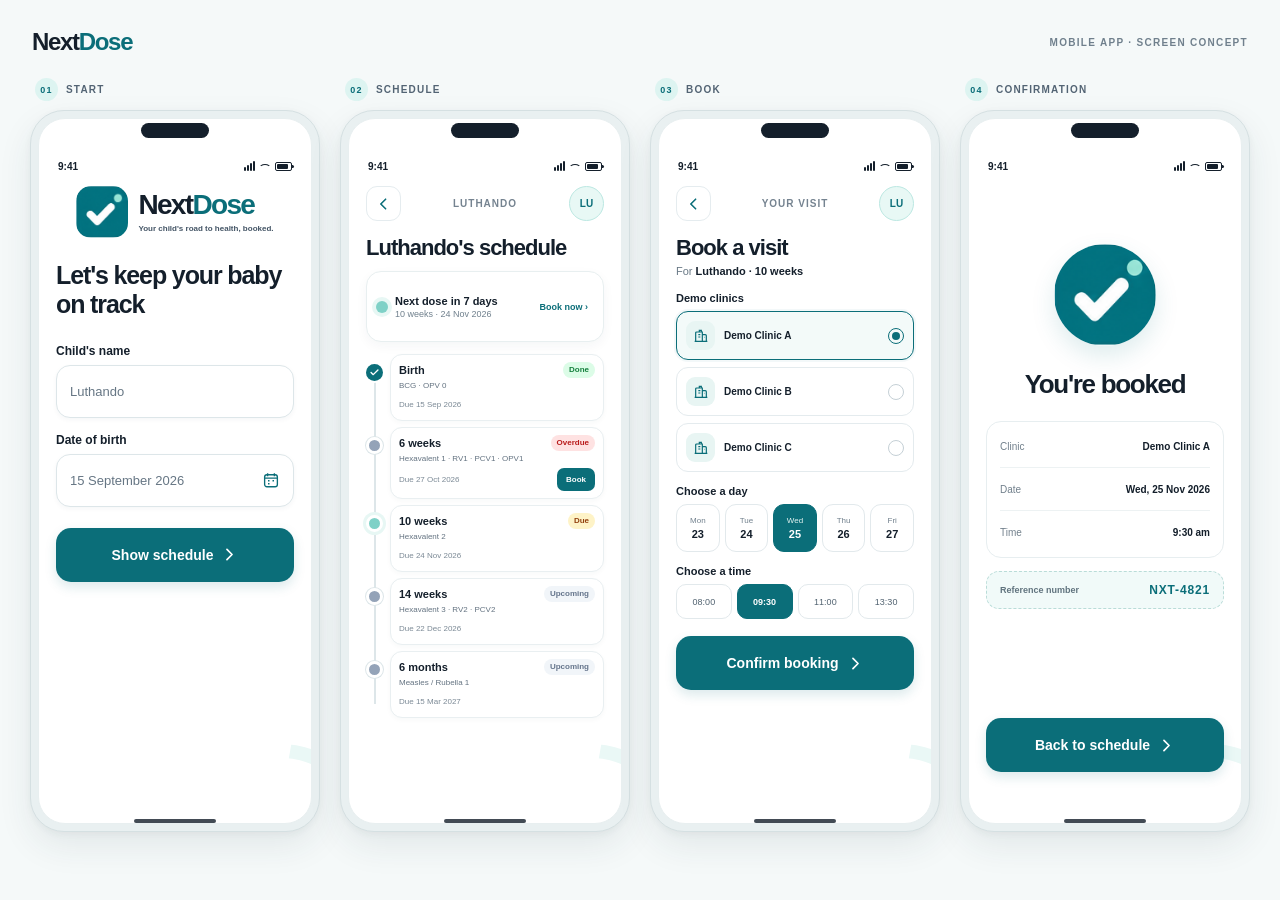
<file: design-mockup.html>
<!doctype html>
<html lang="en">
<head>
  <meta charset="utf-8">
  <meta name="viewport" content="width=device-width, initial-scale=1">
  <title>NextDose — mobile screens</title>
  <style>
    :root {
      color-scheme: light;
      font-family: Inter, "Segoe UI", Arial, sans-serif;
      color: #141F2B;
      background: #F5F9F9;
      font-synthesis: none;
      text-rendering: optimizeLegibility;
      -webkit-font-smoothing: antialiased;
      --teal: #0B6E79;
      --mint: #7FD1C7;
      --navy: #141F2B;
      --white: #FFFFFF;
      --off-white: #F5F9F9;
      --green: #22C55E;
      --amber: #F59E0B;
      --red: #EF4444;
      --grey: #94A3B8;
      --line: #E5ECEF;
    }
    * { box-sizing: border-box; }
    body { min-width: 320px; margin: 0; background: var(--off-white); }
    button { font: inherit; }
    .page { width: min(1540px, 100%); margin: 0 auto; padding: 28px 30px 38px; }
    .page-heading { display: flex; align-items: center; justify-content: space-between; margin: 0 2px 22px; }
    .wordmark { color: var(--navy); font-family: Montserrat, Inter, "Segoe UI", sans-serif; font-size: 24px; font-weight: 850; letter-spacing: -.055em; }
    .wordmark span { color: var(--teal); }
    .page-tag { color: #70808D; font-size: 10px; font-weight: 750; letter-spacing: .13em; text-transform: uppercase; }
    .screens { display: grid; grid-template-columns: repeat(4, minmax(0, 1fr)); gap: 20px; align-items: start; }
    .screen-column { min-width: 0; }
    .screen-label { display: flex; align-items: center; gap: 8px; margin: 0 0 9px 5px; color: #536474; font-size: 10px; font-weight: 800; letter-spacing: .12em; text-transform: uppercase; }
    .screen-label span { display: grid; width: 23px; height: 23px; place-items: center; border-radius: 50%; background: #DDF4F1; color: var(--teal); font-size: 9px; }
    .phone { position: relative; width: 100%; max-width: 370px; min-height: 700px; margin: 0 auto; padding: 7px; border: 1px solid #D5E0E2; border-radius: 34px; background: #E9F0F1; box-shadow: 0 14px 34px #21374516, 0 2px 7px #2137450c; }
    .phone::before { position: absolute; z-index: 3; top: 12px; left: 50%; width: 68px; height: 15px; border-radius: 99px; background: var(--navy); content: ""; transform: translateX(-50%); }
    .screen { position: relative; min-height: 684px; overflow: hidden; border: 1px solid #E8EFF0; border-radius: 27px; background: var(--white); }
    .screen::after { position: absolute; z-index: 0; right: -54px; bottom: -96px; width: 180px; height: 140px; border: 14px solid #EAF8F6; border-left-color: transparent; border-top-color: transparent; border-radius: 50%; content: ""; transform: rotate(-35deg); pointer-events: none; }
    .screen-inner { position: relative; z-index: 1; min-height: 682px; padding: 39px 17px 20px; }
    .statusbar { display: flex; align-items: center; justify-content: space-between; height: 16px; margin: 0 2px 12px; color: var(--navy); font-size: 10px; font-weight: 750; }
    .status-icons { display: flex; align-items: center; gap: 4px; }
    .signal { display: flex; height: 10px; align-items: end; gap: 1px; }
    .signal i { display: block; width: 2px; border-radius: 2px; background: currentColor; }
    .signal i:nth-child(1) { height: 4px; }.signal i:nth-child(2) { height: 6px; }.signal i:nth-child(3) { height: 8px; }.signal i:nth-child(4) { height: 10px; }
    .wifi { width: 12px; height: 8px; border: 1.5px solid currentColor; border-color: currentColor transparent transparent; border-radius: 50% 50% 0 0; transform: translateY(2px); }
    .battery { position: relative; width: 17px; height: 9px; border: 1px solid currentColor; border-radius: 2px; }
    .battery::before { position: absolute; inset: 1px 3px 1px 1px; border-radius: 1px; background: currentColor; content: ""; }
    .battery::after { position: absolute; top: 2px; right: -3px; width: 2px; height: 3px; border-radius: 0 2px 2px 0; background: currentColor; content: ""; }
    .brand { display: flex; align-items: center; justify-content: center; gap: 10px; margin: 5px 0 23px; }
    .app-icon { display: block; width: 52px; height: 52px; flex: 0 0 auto; border-radius: 15px; object-fit: cover; }
    .brand-text { min-width: 0; }
    .brand-name { display: block; color: var(--navy); font-family: Montserrat, Inter, "Segoe UI", sans-serif; font-size: 28px; font-weight: 850; letter-spacing: -.06em; line-height: 1; }
    .brand-name span { color: var(--teal); }
    .tagline { display: block; margin-top: 5px; color: #425364; font-size: 8px; font-weight: 650; white-space: nowrap; }
    .welcome { margin: 0 0 7px; color: var(--navy); font-family: Montserrat, Inter, "Segoe UI", sans-serif; font-size: 25px; font-weight: 800; line-height: 1.15; letter-spacing: -.045em; }
    .form { display: grid; gap: 15px; margin-top: 25px; }
    .field label { display: block; margin: 0 0 7px; color: var(--navy); font-size: 12px; font-weight: 750; }
    .input { display: flex; min-height: 53px; align-items: center; justify-content: space-between; gap: 8px; padding: 0 13px; border: 1px solid #DDE6E9; border-radius: 14px; background: var(--white); color: #465868; font-size: 13px; box-shadow: 0 2px 5px #1D36450A; }
    .placeholder { color: #667684; }
    .calendar { width: 18px; height: 18px; color: var(--teal); }
    .button { display: flex; width: 100%; min-height: 54px; align-items: center; justify-content: center; gap: 8px; border: 0; border-radius: 15px; background: var(--teal); color: var(--white); font-family: Montserrat, Inter, "Segoe UI", sans-serif; font-size: 14px; font-weight: 800; box-shadow: 0 5px 12px #0B6E7926; }
    .arrow { width: 17px; height: 17px; }
    .form .button { margin-top: 6px; }
    .topline { display: flex; align-items: center; justify-content: space-between; gap: 9px; margin: 2px 0 14px; }
    .back { display: grid; width: 35px; height: 35px; flex: 0 0 auto; place-items: center; border: 1px solid var(--line); border-radius: 11px; background: var(--white); color: var(--teal); }
    .back svg { width: 16px; height: 16px; }
    .caption { flex: 1; color: #758390; font-size: 10px; font-weight: 800; letter-spacing: .1em; text-align: center; }
    .avatar { display: grid; width: 35px; height: 35px; flex: 0 0 auto; place-items: center; border: 1px solid #BCE8E2; border-radius: 50%; background: #E8F8F5; color: var(--teal); font-size: 10px; font-weight: 850; }
    .schedule-title, .booking-title { margin: 0; color: var(--navy); font-family: Montserrat, Inter, "Segoe UI", sans-serif; font-size: 22px; font-weight: 800; line-height: 1.14; letter-spacing: -.045em; }
    .next-card { display: flex; min-height: 71px; align-items: center; gap: 7px; margin: 11px 0 12px; padding: 9px; border: 1px solid #E8EFF0; border-radius: 15px; background: var(--white); box-shadow: 0 4px 12px #2137450B; }
    .mint-dot { width: 12px; height: 12px; flex: 0 0 auto; border-radius: 50%; background: var(--mint); box-shadow: 0 0 0 4px #E7F7F4; }
    .next-copy { min-width: 0; flex: 1; }
    .next-copy strong { display: block; color: var(--navy); font-family: Montserrat, Inter, "Segoe UI", sans-serif; font-size: 11px; font-weight: 800; white-space: nowrap; }
    .next-copy span { display: block; margin-top: 2px; color: #70808D; font-size: 9px; }
    .book-now { flex: 0 0 auto; border: 0; background: none; color: var(--teal); font-size: 9px; font-weight: 800; white-space: nowrap; }
    .timeline { position: relative; display: grid; gap: 6px; }
    .timeline::before { position: absolute; top: 12px; bottom: 14px; left: 8px; width: 2px; background: #DDE6E9; content: ""; }
    .visit { position: relative; display: grid; grid-template-columns: 17px minmax(0, 1fr); gap: 7px; }
    .track-dot { z-index: 1; display: grid; width: 17px; height: 17px; place-items: center; margin-top: 10px; border: 3px solid var(--white); border-radius: 50%; background: var(--grey); box-shadow: 0 0 0 1px #DDE6E9; }
    .visit.done .track-dot { border: 0; background: var(--teal); box-shadow: 0 0 0 2px var(--white); }
    .track-dot svg { width: 11px; height: 11px; }
    .visit.next .track-dot { background: var(--mint); box-shadow: 0 0 0 3px #E7F7F4; }
    .visit-card { min-width: 0; padding: 7px 8px; border: 1px solid #E9EFF1; border-radius: 12px; background: var(--white); box-shadow: 0 2px 5px #21374508; }
    .visit-heading { display: flex; align-items: center; justify-content: space-between; gap: 4px; }
    .visit-heading h3 { overflow: hidden; margin: 0; color: var(--navy); font-family: Montserrat, Inter, "Segoe UI", sans-serif; font-size: 11px; font-weight: 800; text-overflow: ellipsis; white-space: nowrap; }
    .badge { flex: 0 0 auto; padding: 3px 6px; border-radius: 99px; font-size: 8px; font-weight: 800; line-height: 1.2; }
    .badge.done { background: #DCFCE7; color: #15803D; }
    .badge.overdue { background: #FEE2E2; color: #B91C1C; }
    .badge.due { background: #FEF3C7; color: #92400E; }
    .badge.upcoming { background: #F1F5F9; color: #64748B; }
    .vaccine { margin: 3px 0 0; color: #637280; font-size: 8px; line-height: 1.3; }
    .visit-bottom { display: flex; min-height: 18px; align-items: center; justify-content: space-between; gap: 4px; margin-top: 4px; }
    .due-date { color: #7B8995; font-size: 8px; }
    .book-small { min-height: 23px; padding: 3px 9px; border: 0; border-radius: 7px; background: var(--teal); color: var(--white); font-size: 8px; font-weight: 800; }
    .booking-visit { margin: 5px 0 15px; color: #697986; font-size: 11px; }
    .booking-visit strong { color: var(--navy); }
    .section-label { margin: 0 0 7px; color: var(--navy); font-size: 11px; font-weight: 800; }
    .clinic-list { display: grid; gap: 7px; }
    .clinic { display: flex; min-height: 49px; align-items: center; gap: 9px; padding: 7px 9px; border: 1px solid #E4EBEE; border-radius: 12px; background: var(--white); }
    .clinic.selected { border: 1.5px solid var(--teal); background: #F3FAF9; box-shadow: 0 0 0 2px #0B6E790C; }
    .clinic-icon { display: grid; width: 29px; height: 29px; flex: 0 0 auto; place-items: center; border-radius: 9px; background: #E8F5F3; color: var(--teal); }
    .clinic-icon svg { width: 16px; height: 16px; }
    .clinic-name { flex: 1; color: var(--navy); font-size: 10px; font-weight: 750; }
    .radio { display: grid; width: 16px; height: 16px; flex: 0 0 auto; place-items: center; border: 1px solid #C5D0D6; border-radius: 50%; }
    .selected .radio { border-color: var(--teal); }
    .selected .radio::after { width: 8px; height: 8px; border-radius: 50%; background: var(--teal); content: ""; }
    .day-section { margin-top: 13px; }
    .chips { display: grid; gap: 5px; }
    .days { grid-template-columns: repeat(5, minmax(0, 1fr)); }
    .day-chip { display: grid; min-height: 48px; align-content: center; justify-items: center; gap: 3px; border: 1px solid #E2E9EC; border-radius: 11px; background: var(--white); color: #71808D; font-size: 8px; }
    .day-chip strong { color: var(--navy); font-size: 11px; }
    .day-chip.selected { border-color: var(--teal); background: var(--teal); color: #E5F4F2; }
    .day-chip.selected strong { color: var(--white); }
    .times { grid-template-columns: repeat(4, minmax(0, 1fr)); }
    .time-chip { min-height: 35px; border: 1px solid #E2E9EC; border-radius: 10px; background: var(--white); color: #526371; font-size: 9px; }
    .time-chip.selected { border-color: var(--teal); background: var(--teal); color: var(--white); font-weight: 800; }
    .confirm { margin-top: 17px; }
    .confirmation { display: flex; min-height: 586px; flex-direction: column; align-items: center; padding-top: 58px; text-align: center; }
    .confirm-icon { width: 102px; height: 102px; border-radius: 50%; box-shadow: 0 10px 25px #0B6E7922; }
    .success-title { margin: 23px 0 5px; color: var(--navy); font-family: Montserrat, Inter, "Segoe UI", sans-serif; font-size: 26px; font-weight: 850; letter-spacing: -.05em; }
    .details { width: 100%; margin: 16px 0 13px; padding: 3px 13px; border: 1px solid #E7EEF0; border-radius: 15px; background: var(--white); text-align: left; }
    .detail-row { display: flex; min-height: 43px; align-items: center; justify-content: space-between; gap: 8px; border-bottom: 1px solid #EDF2F3; font-size: 10px; }
    .detail-row:last-child { border-bottom: 0; }
    .detail-row span { color: #72808C; }
    .detail-row strong { color: var(--navy); font-size: 10px; text-align: right; }
    .reference { display: flex; width: 100%; align-items: center; justify-content: space-between; padding: 11px 13px; border: 1px dashed #B9DCD8; border-radius: 13px; background: #F1FAF9; }
    .reference span { color: #60737E; font-size: 9px; font-weight: 700; }
    .reference strong { color: var(--teal); font-size: 12px; letter-spacing: .07em; }
    .confirmation .button { margin-top: auto; }
    .home-indicator { width: 82px; height: 4px; margin: 18px auto 0; border-radius: 99px; background: var(--navy); opacity: .8; }
    @media (max-width: 1080px) {
      .screens { grid-template-columns: repeat(2, minmax(280px, 1fr)); gap: 25px 18px; }
      .phone { max-width: 385px; }
    }
    @media (max-width: 640px) {
      .page { padding: 21px 14px 30px; }
      .screens { grid-template-columns: minmax(0, 1fr); gap: 22px; }
      .phone { max-width: 390px; }
    }
    @media (prefers-reduced-motion: no-preference) {
      .phone { animation: arrive .4s both; }
      .screen-column:nth-child(2) .phone { animation-delay: .05s; }
      .screen-column:nth-child(3) .phone { animation-delay: .1s; }
      .screen-column:nth-child(4) .phone { animation-delay: .15s; }
      @keyframes arrive { from { opacity: 0; transform: translateY(7px); } to { opacity: 1; transform: translateY(0); } }
    }
  </style>
</head>
<body>
  <main class="page">
    <header class="page-heading"><div class="wordmark">Next<span>Dose</span></div><div class="page-tag">Mobile app · Screen concept</div></header>
    <section class="screens" aria-label="Four NextDose mobile app screens">
      <article class="screen-column">
        <h2 class="screen-label"><span>01</span> Start</h2>
        <div class="phone">
          <section class="screen" aria-label="Start screen">
            <div class="screen-inner">
              <div class="statusbar"><span>9:41</span><span class="status-icons"><span class="signal"><i></i><i></i><i></i><i></i></span><i class="wifi"></i><i class="battery"></i></span></div>
              <div class="brand">
                <img class="app-icon" src="[data-uri]" alt="NextDose checkmark app icon">
                <span class="brand-text"><strong class="brand-name">Next<span>Dose</span></strong><span class="tagline">Your child's road to health, booked.</span></span>
              </div>
              <h2 class="welcome">Let's keep your baby on track</h2>
              <div class="form">
                <div class="field"><label>Child's name</label><div class="input"><span class="placeholder">Luthando</span></div></div>
                <div class="field"><label>Date of birth</label><div class="input"><span class="placeholder">15 September 2026</span><svg class="calendar" viewBox="0 0 24 24" fill="none" stroke="currentColor" stroke-width="1.8" aria-hidden="true"><rect x="3.5" y="5" width="17" height="16" rx="3"></rect><path d="M7.5 3v4M16.5 3v4M3.5 9.5h17M8 13h2M14 13h2M8 17h2"></path></svg></div></div>
                <button class="button" type="button">Show schedule<svg class="arrow" viewBox="0 0 20 20" fill="none" aria-hidden="true"><path d="m7 4 6 6-6 6" stroke="currentColor" stroke-width="2" stroke-linecap="round" stroke-linejoin="round"></path></svg></button>
              </div>
            </div>
            <div class="home-indicator"></div>
          </section>
        </div>
      </article>

      <article class="screen-column">
        <h2 class="screen-label"><span>02</span> Schedule</h2>
        <div class="phone">
          <section class="screen" aria-label="Vaccination schedule screen">
            <div class="screen-inner">
              <div class="statusbar"><span>9:41</span><span class="status-icons"><span class="signal"><i></i><i></i><i></i><i></i></span><i class="wifi"></i><i class="battery"></i></span></div>
              <div class="topline"><span class="back"><svg viewBox="0 0 20 20" fill="none" aria-hidden="true"><path d="m12 4-6 6 6 6" stroke="currentColor" stroke-width="2" stroke-linecap="round" stroke-linejoin="round"></path></svg></span><span class="caption">LUTHANDO</span><span class="avatar">LU</span></div>
              <h2 class="schedule-title">Luthando's schedule</h2>
              <div class="next-card"><span class="mint-dot"></span><span class="next-copy"><strong>Next dose in 7 days</strong><span>10 weeks · 24 Nov 2026</span></span><button class="book-now" type="button">Book now ›</button></div>
              <div class="timeline">
                <div class="visit done"><span class="track-dot"><svg viewBox="0 0 16 16" fill="none" aria-hidden="true"><path d="m3 8 3.2 3.1L13 4.5" stroke="white" stroke-width="2" stroke-linecap="round" stroke-linejoin="round"></path></svg></span><div class="visit-card"><div class="visit-heading"><h3>Birth</h3><span class="badge done">Done</span></div><p class="vaccine">BCG · OPV 0</p><div class="visit-bottom"><span class="due-date">Due 15 Sep 2026</span></div></div></div>
                <div class="visit overdue"><span class="track-dot"></span><div class="visit-card"><div class="visit-heading"><h3>6 weeks</h3><span class="badge overdue">Overdue</span></div><p class="vaccine">Hexavalent 1 · RV1 · PCV1 · OPV1</p><div class="visit-bottom"><span class="due-date">Due 27 Oct 2026</span><button class="book-small" type="button">Book</button></div></div></div>
                <div class="visit next"><span class="track-dot"></span><div class="visit-card"><div class="visit-heading"><h3>10 weeks</h3><span class="badge due">Due</span></div><p class="vaccine">Hexavalent 2</p><div class="visit-bottom"><span class="due-date">Due 24 Nov 2026</span></div></div></div>
                <div class="visit"><span class="track-dot"></span><div class="visit-card"><div class="visit-heading"><h3>14 weeks</h3><span class="badge upcoming">Upcoming</span></div><p class="vaccine">Hexavalent 3 · RV2 · PCV2</p><div class="visit-bottom"><span class="due-date">Due 22 Dec 2026</span></div></div></div>
                <div class="visit"><span class="track-dot"></span><div class="visit-card"><div class="visit-heading"><h3>6 months</h3><span class="badge upcoming">Upcoming</span></div><p class="vaccine">Measles / Rubella 1</p><div class="visit-bottom"><span class="due-date">Due 15 Mar 2027</span></div></div></div>
              </div>
            </div>
            <div class="home-indicator"></div>
          </section>
        </div>
      </article>

      <article class="screen-column">
        <h2 class="screen-label"><span>03</span> Book</h2>
        <div class="phone">
          <section class="screen" aria-label="Clinic booking screen">
            <div class="screen-inner">
              <div class="statusbar"><span>9:41</span><span class="status-icons"><span class="signal"><i></i><i></i><i></i><i></i></span><i class="wifi"></i><i class="battery"></i></span></div>
              <div class="topline"><span class="back"><svg viewBox="0 0 20 20" fill="none" aria-hidden="true"><path d="m12 4-6 6 6 6" stroke="currentColor" stroke-width="2" stroke-linecap="round" stroke-linejoin="round"></path></svg></span><span class="caption">YOUR VISIT</span><span class="avatar">LU</span></div>
              <h2 class="booking-title">Book a visit</h2>
              <p class="booking-visit">For <strong>Luthando · 10 weeks</strong></p>
              <h3 class="section-label">Demo clinics</h3>
              <div class="clinic-list">
                <div class="clinic selected"><span class="clinic-icon"><svg viewBox="0 0 24 24" fill="none" stroke="currentColor" stroke-width="1.8" aria-hidden="true"><path d="M4 20V7.5A1.5 1.5 0 0 1 5.5 6H14v14M14 10h4.5a1.5 1.5 0 0 1 1.5 1.5V20M2.5 20h19M8 10h3M8 13.5h3M17 14h.5"></path><path d="M9.5 6V3.5h3V6"></path></svg></span><span class="clinic-name">Demo Clinic A</span><span class="radio"></span></div>
                <div class="clinic"><span class="clinic-icon"><svg viewBox="0 0 24 24" fill="none" stroke="currentColor" stroke-width="1.8" aria-hidden="true"><path d="M4 20V7.5A1.5 1.5 0 0 1 5.5 6H14v14M14 10h4.5a1.5 1.5 0 0 1 1.5 1.5V20M2.5 20h19M8 10h3M8 13.5h3M17 14h.5"></path><path d="M9.5 6V3.5h3V6"></path></svg></span><span class="clinic-name">Demo Clinic B</span><span class="radio"></span></div>
                <div class="clinic"><span class="clinic-icon"><svg viewBox="0 0 24 24" fill="none" stroke="currentColor" stroke-width="1.8" aria-hidden="true"><path d="M4 20V7.5A1.5 1.5 0 0 1 5.5 6H14v14M14 10h4.5a1.5 1.5 0 0 1 1.5 1.5V20M2.5 20h19M8 10h3M8 13.5h3M17 14h.5"></path><path d="M9.5 6V3.5h3V6"></path></svg></span><span class="clinic-name">Demo Clinic C</span><span class="radio"></span></div>
              </div>
              <div class="day-section"><h3 class="section-label">Choose a day</h3><div class="chips days">
                <div class="day-chip"><span>Mon</span><strong>23</strong></div><div class="day-chip"><span>Tue</span><strong>24</strong></div><div class="day-chip selected"><span>Wed</span><strong>25</strong></div><div class="day-chip"><span>Thu</span><strong>26</strong></div><div class="day-chip"><span>Fri</span><strong>27</strong></div>
              </div></div>
              <div class="day-section"><h3 class="section-label">Choose a time</h3><div class="chips times">
                <button class="time-chip" type="button">08:00</button><button class="time-chip selected" type="button">09:30</button><button class="time-chip" type="button">11:00</button><button class="time-chip" type="button">13:30</button>
              </div></div>
              <button class="button confirm" type="button">Confirm booking<svg class="arrow" viewBox="0 0 20 20" fill="none" aria-hidden="true"><path d="m7 4 6 6-6 6" stroke="currentColor" stroke-width="2" stroke-linecap="round" stroke-linejoin="round"></path></svg></button>
            </div>
            <div class="home-indicator"></div>
          </section>
        </div>
      </article>

      <article class="screen-column">
        <h2 class="screen-label"><span>04</span> Confirmation</h2>
        <div class="phone">
          <section class="screen" aria-label="Booking confirmation screen">
            <div class="screen-inner">
              <div class="statusbar"><span>9:41</span><span class="status-icons"><span class="signal"><i></i><i></i><i></i><i></i></span><i class="wifi"></i><i class="battery"></i></span></div>
              <div class="confirmation">
                <img class="confirm-icon" src="[data-uri]" alt="NextDose checkmark app icon">
                <h2 class="success-title">You're booked</h2>
                <div class="details">
                  <div class="detail-row"><span>Clinic</span><strong>Demo Clinic A</strong></div>
                  <div class="detail-row"><span>Date</span><strong>Wed, 25 Nov 2026</strong></div>
                  <div class="detail-row"><span>Time</span><strong>9:30 am</strong></div>
                </div>
                <div class="reference"><span>Reference number</span><strong>NXT-4821</strong></div>
                <button class="button" type="button">Back to schedule<svg class="arrow" viewBox="0 0 20 20" fill="none" aria-hidden="true"><path d="m7 4 6 6-6 6" stroke="currentColor" stroke-width="2" stroke-linecap="round" stroke-linejoin="round"></path></svg></button>
              </div>
            </div>
            <div class="home-indicator"></div>
          </section>
        </div>
      </article>
    </section>
  </main>
</body>
</html>
</file>
